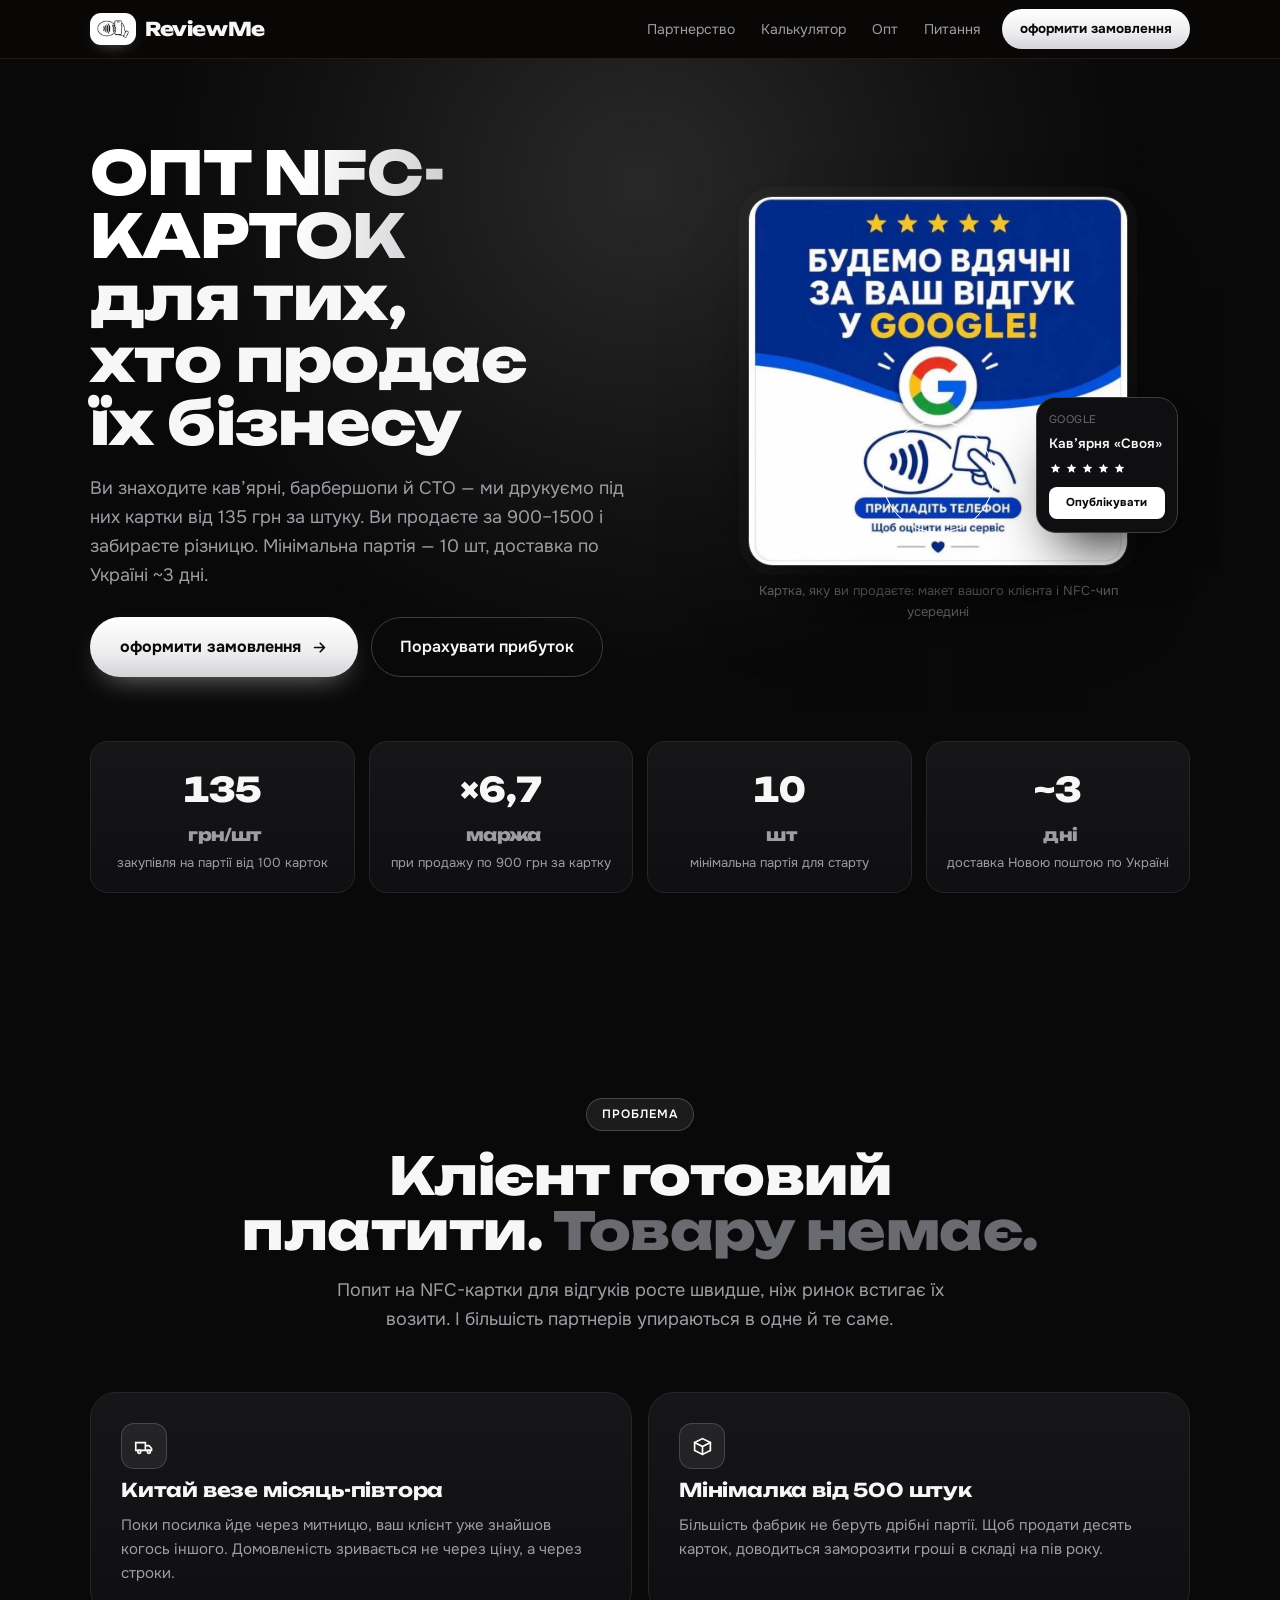
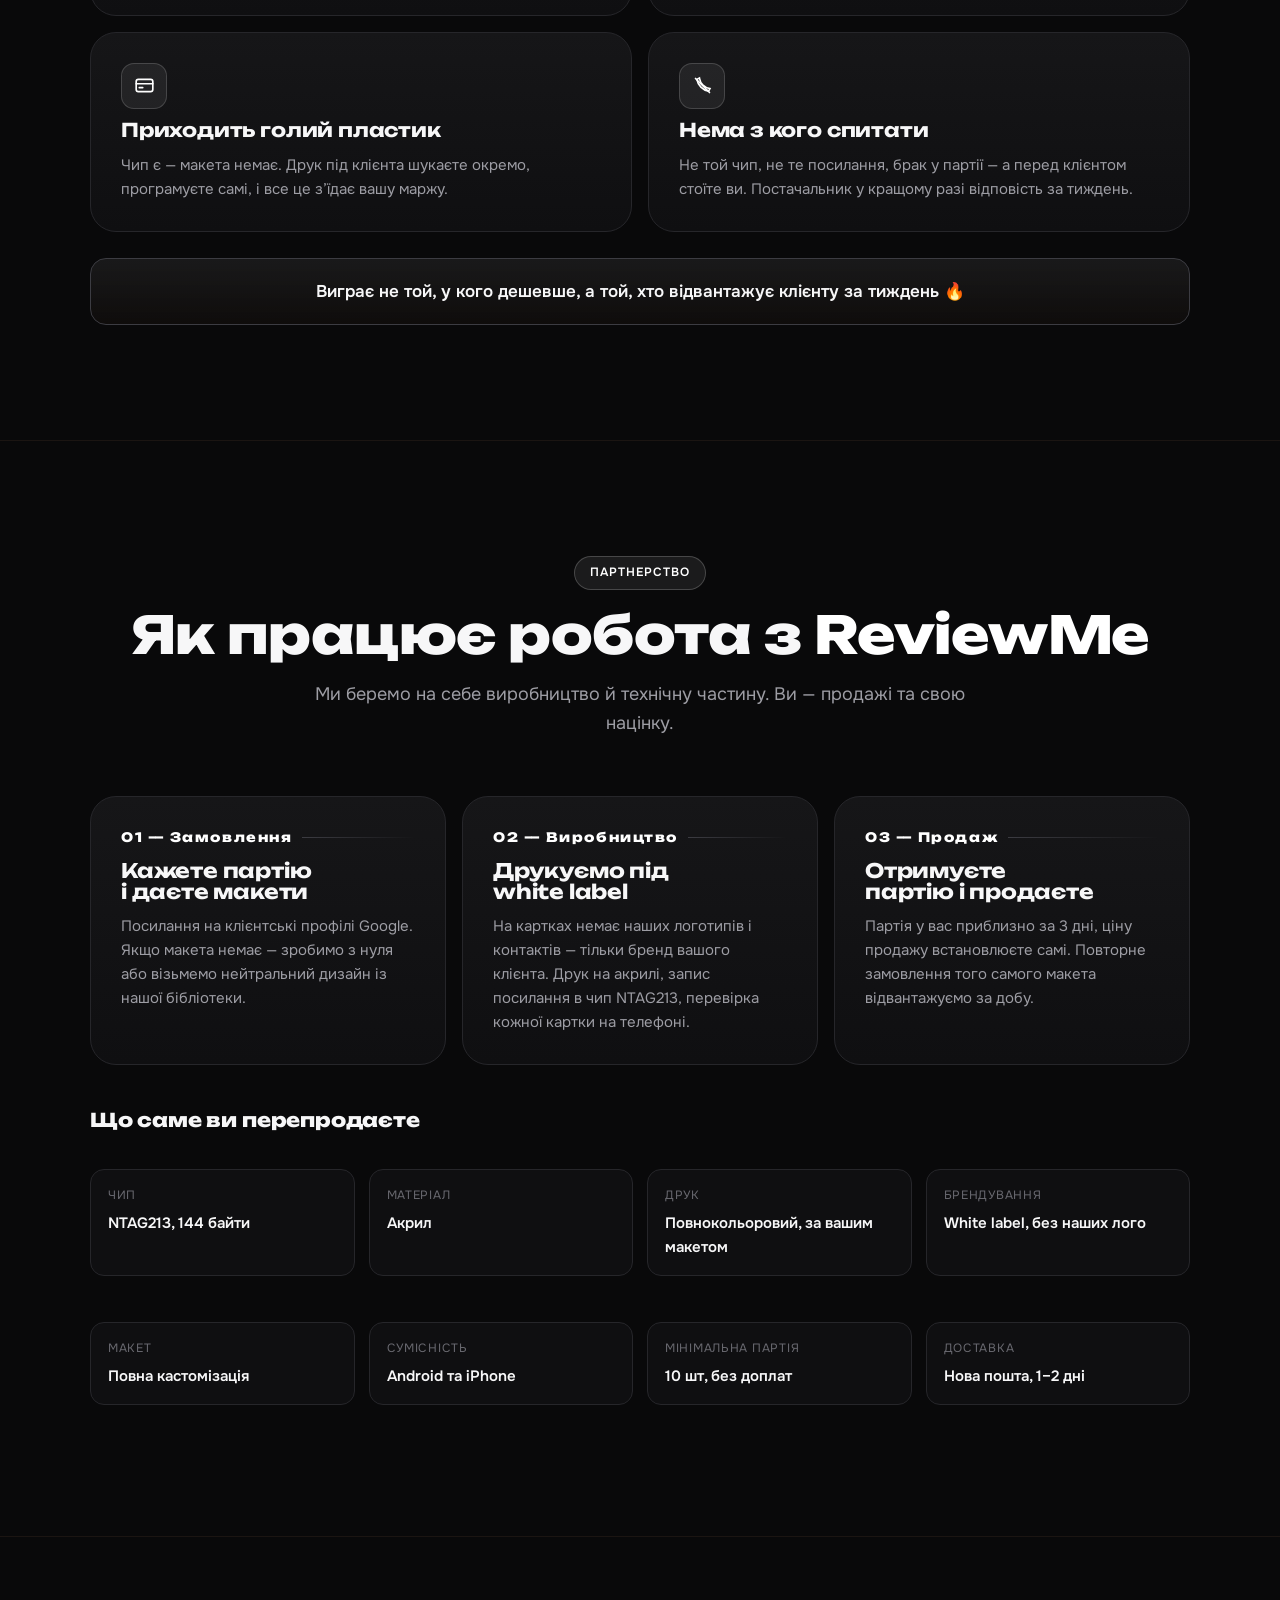
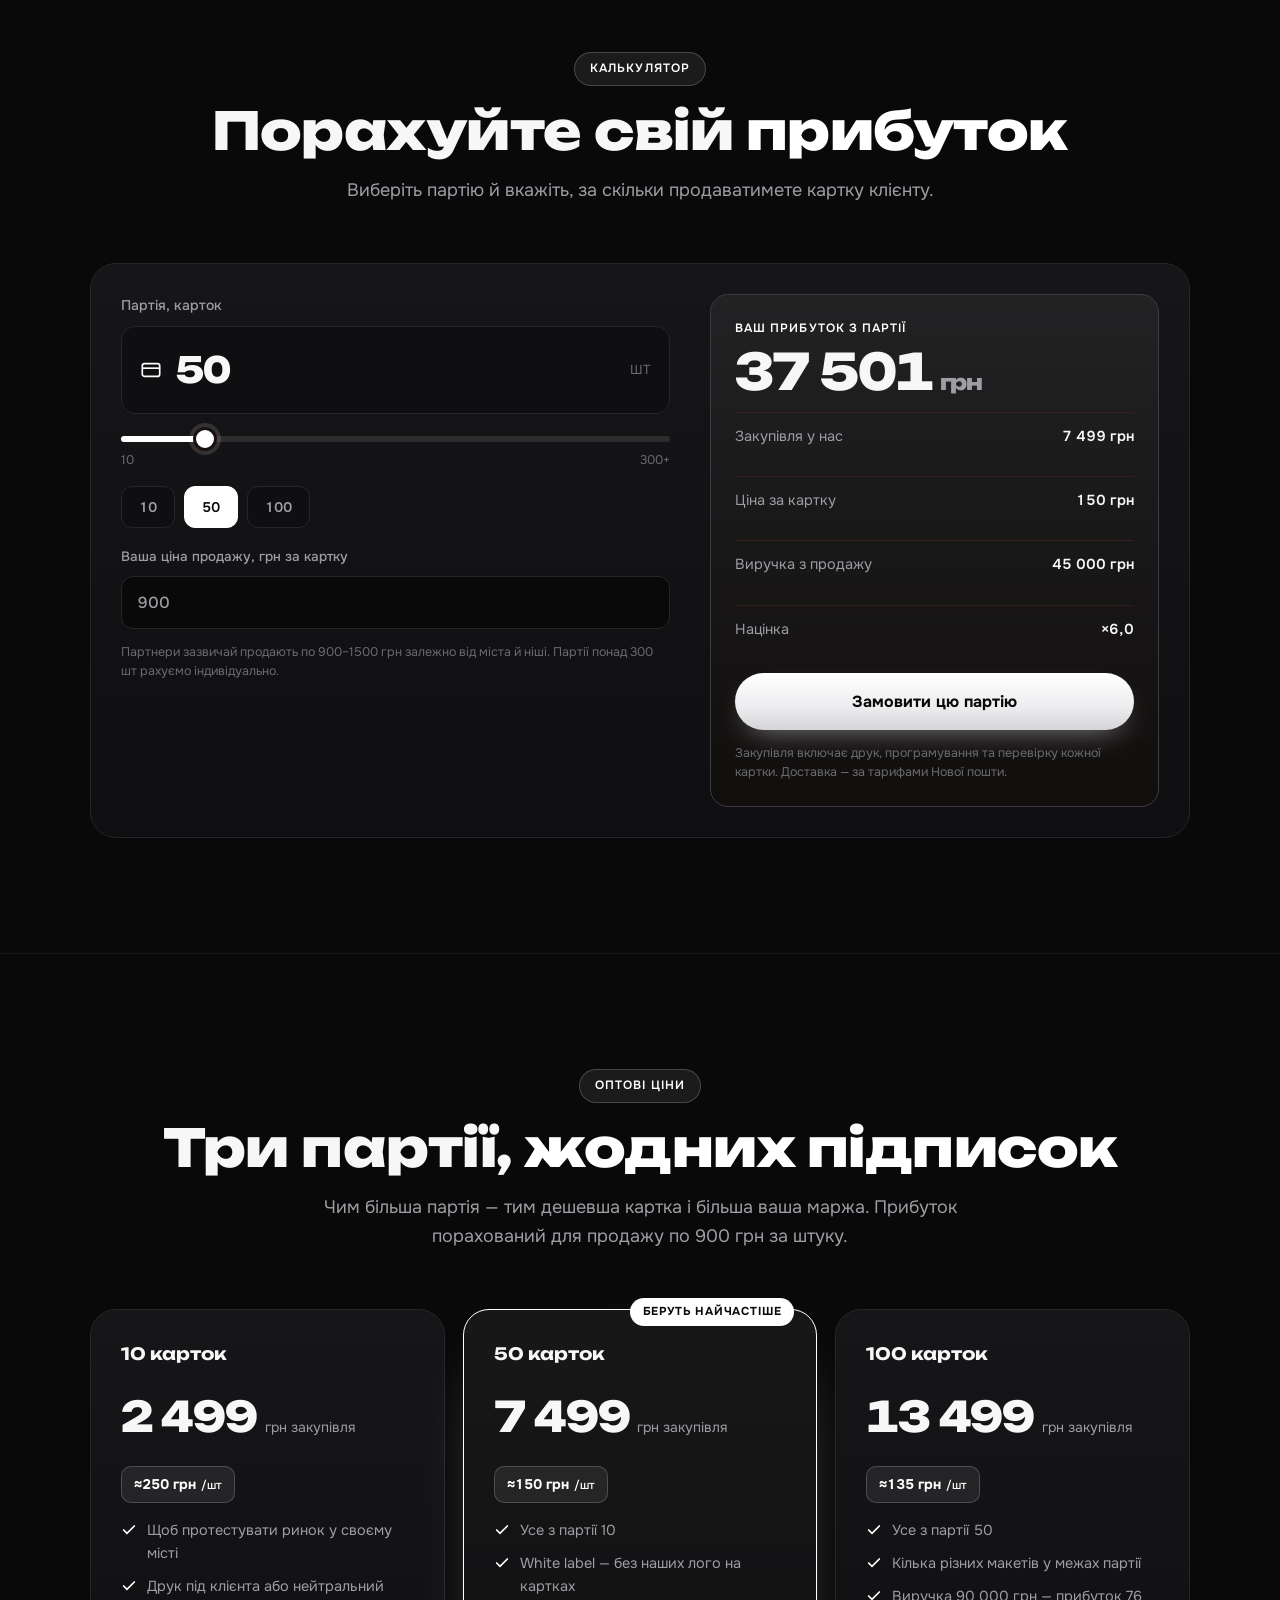
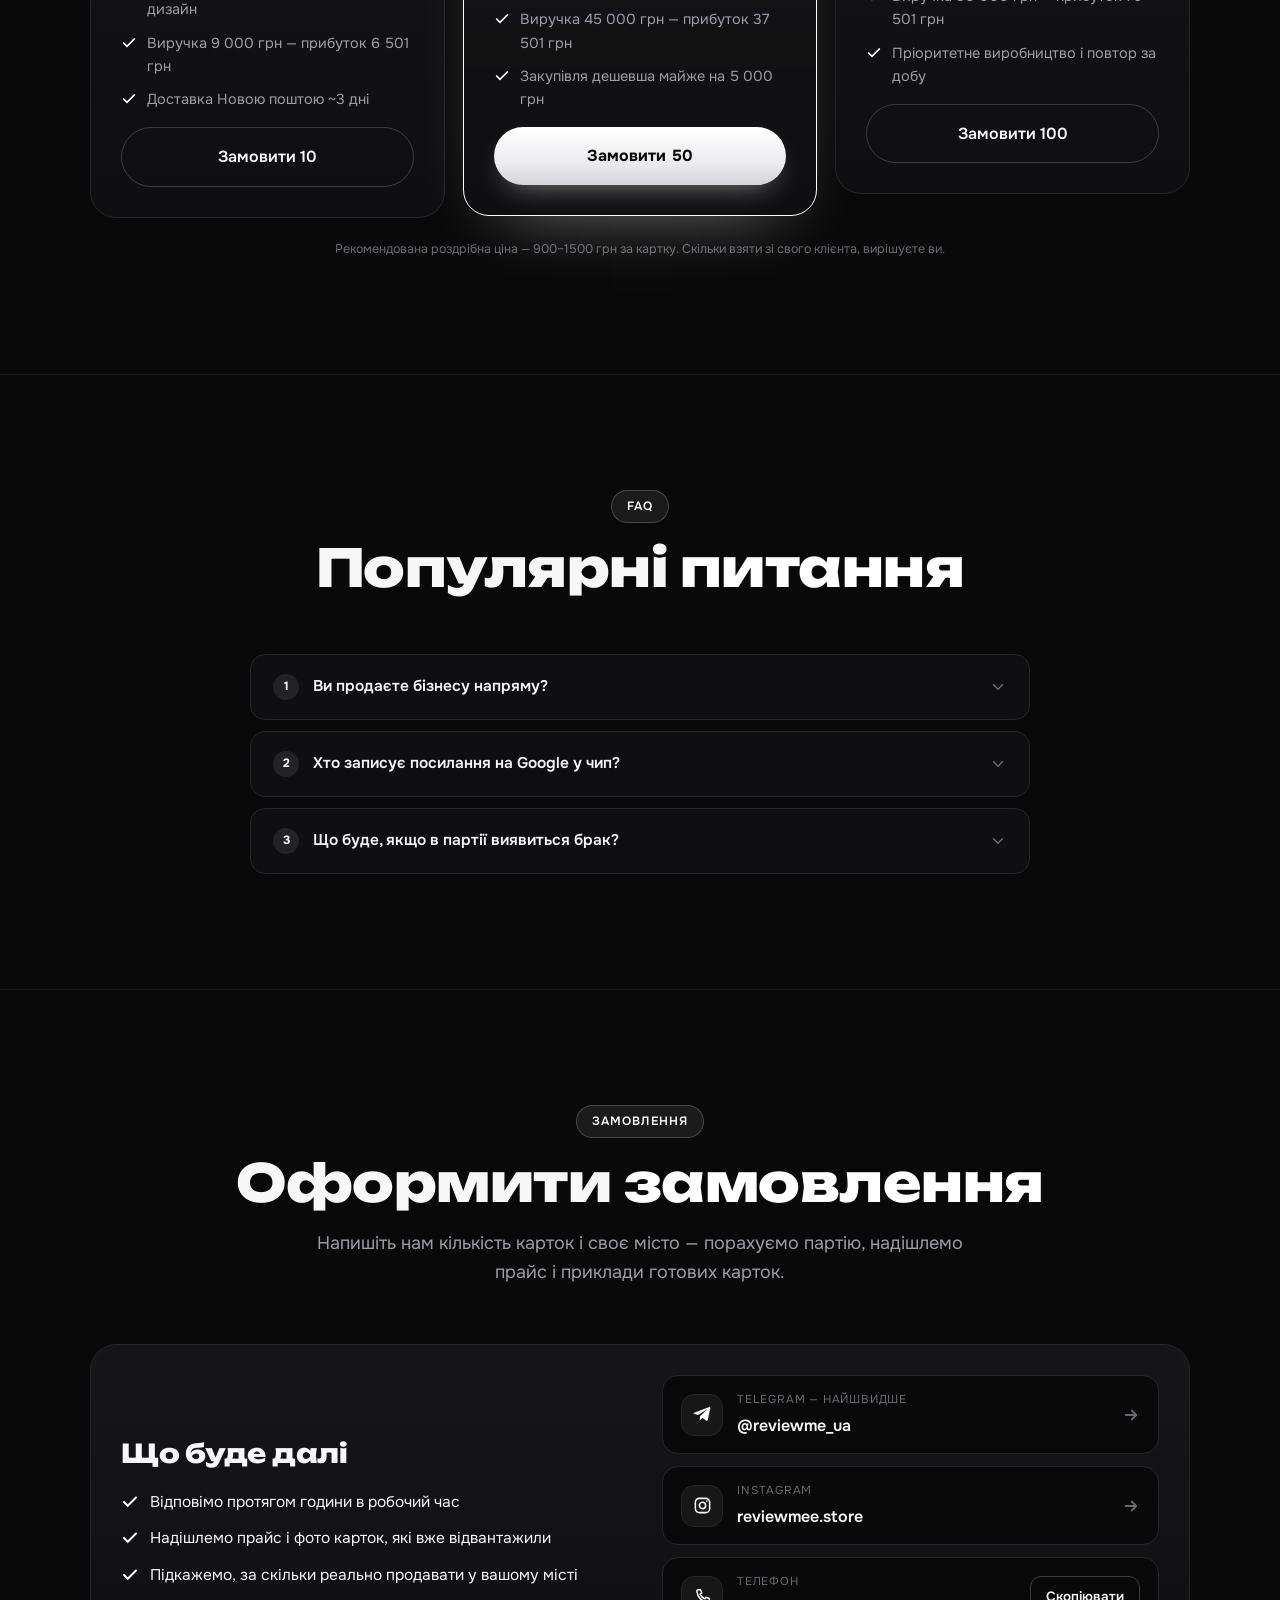
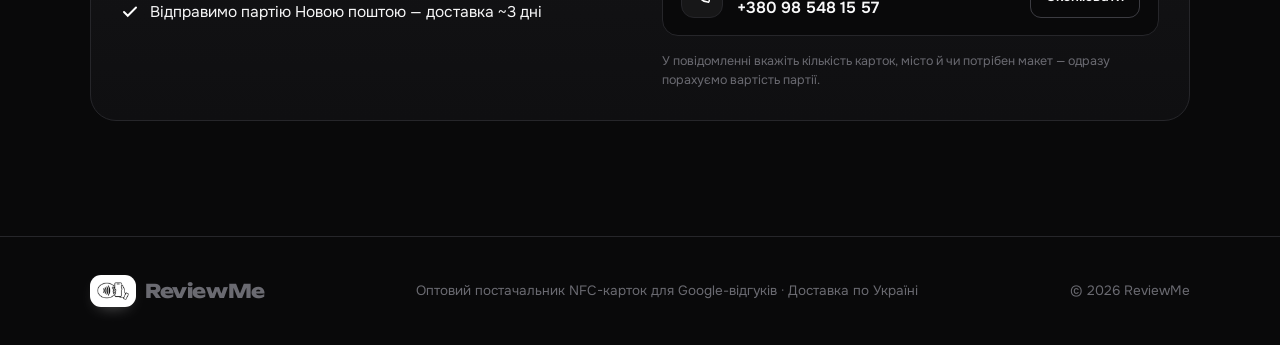
<file: index.html>
<!doctype html>
<html lang="uk">
<head>
<meta charset="utf-8">
<meta name="viewport" content="width=device-width, initial-scale=1, viewport-fit=cover">
<meta name="theme-color" content="#09090A">
<title>ReviewMe NFC-картки</title>
<meta name="description" content="ReviewMe — оптовий постачальник кастомізованих NFC-карток для Google-відгуків. Партії від 10 шт, white label, доставка по Україні ~3 дні.">
<meta property="og:title" content="ReviewMe — опт NFC-карток для Google-відгуків">
<meta property="og:description" content="Закупівля від 135 грн/шт, продаж від 900 грн. White label, партії від 10 шт, доставка ~3 дні.">
<meta property="og:image" content="assets/card-google.jpg">
<meta property="og:type" content="website">
<link rel="icon" type="image/png" href="assets/favicon.png">
<link rel="preconnect" href="https://fonts.googleapis.com">
<link rel="preconnect" href="https://fonts.gstatic.com" crossorigin>
<link rel="stylesheet" href="https://fonts.googleapis.com/css2?family=Unbounded:wght@600;700;800&family=Onest:wght@400;500;600;700&display=swap">
<link rel="stylesheet" href="css/styles.css">
</head>
<body>
<svg width="0" height="0" style="position:absolute" aria-hidden="true" focusable="false">
  <symbol id="i-check" viewBox="0 0 24 24"><path d="M20 6L9 17l-5-5"/></symbol>
  <symbol id="i-star" viewBox="0 0 24 24"><path d="M12 3l2.6 5.7 6.2.7-4.6 4.2 1.3 6.1L12 16.6 6.5 19.7l1.3-6.1L3.2 9.4l6.2-.7L12 3z"/></symbol>
  <symbol id="i-arrow" viewBox="0 0 24 24"><path d="M5 12h14M13 6l6 6-6 6"/></symbol>
</svg>
<header class="nav">
  <div class="wrap nav-in">
    <a class="logo" href="#top">
      <span class="mark" aria-hidden="true"><i class="rm-mark"></i></span>
      ReviewMe
    </a>
    <nav class="nav-links">
      <a href="#how">Партнерство</a>
      <a href="#calc">Калькулятор</a>
      <a href="#prices">Опт</a>
      <a href="#faq">Питання</a>
    </nav>
    <a class="btn sm nav-cta" href="#order"><span class="full">оформити замовлення</span><span class="short">Замовити</span></a>
  </div>
</header>

<main id="top">

<!-- HERO -->
<section class="hero">
  <div class="glow" aria-hidden="true"></div>
  <div class="wrap hero-in">
    <div class="hero-grid">
    <div class="hero-copy">
    <h1>
      <span class="ln cap">Опт NFC-карток</span>
      <span class="ln">для тих, хто продає</span>
      <span class="ln">їх бізнесу</span>
    </h1>
    <p class="hero-sub">Ви знаходите кав’ярні, барбершопи й СТО — ми друкуємо під них картки від 135 грн за штуку. Ви продаєте за 900–1500 і забираєте різницю. Мінімальна партія — 10 шт, доставка по Україні ~3 дні.</p>
    <div class="hero-cta">
      <a class="btn" href="#order">оформити замовлення
        <svg width="17" height="17" aria-hidden="true"><use href="#i-arrow"/></svg>
      </a>
      <a class="btn-2" href="#calc">Порахувати прибуток</a>
    </div>
    </div>

    <figure class="shot">
      <div class="stage">
        <div class="shot-frame">
          <img src="assets/card-google.jpg" alt="NFC-картка з написом «Будемо вдячні за ваш відгук у Google» та зоною прикладання телефона" width="900" height="876">
          <span class="ripple" aria-hidden="true"><span></span><span></span><span></span></span>
        </div>
        <div class="phone" aria-hidden="true">
          <div class="pt">Google</div>
          <div class="pn">Кав’ярня «Своя»</div>
          <div class="pstars"><svg width="13" height="13" aria-hidden="true"><use href="#i-star"/></svg><svg width="13" height="13" aria-hidden="true"><use href="#i-star"/></svg><svg width="13" height="13" aria-hidden="true"><use href="#i-star"/></svg><svg width="13" height="13" aria-hidden="true"><use href="#i-star"/></svg><svg width="13" height="13" aria-hidden="true"><use href="#i-star"/></svg></div>
          <div class="pbtn">Опублікувати</div>
        </div>
      </div>
      <figcaption>Картка, яку ви продаєте: макет вашого клієнта і NFC-чип усередині</figcaption>
    </figure>
    </div>

    <div class="stats">
      <div class="stat"><b>135<span class="u">грн/шт</span></b><span>закупівля на партії від 100 карток</span></div>
      <div class="stat"><b>×6,7<span class="u">маржа</span></b><span>при продажу по 900 грн за картку</span></div>
      <div class="stat"><b>10<span class="u">шт</span></b><span>мінімальна партія для старту</span></div>
      <div class="stat"><b>~3<span class="u">дні</span></b><span>доставка Новою поштою по Україні</span></div>
    </div>
  </div>
</section>

<!-- PROBLEM -->
<section class="sec" id="problem">
  <div class="wrap">
    <div class="head">
      <span class="eyebrow">Проблема</span>
      <h2>Клієнт готовий платити. <span class="ghost">Товару немає.</span></h2>
      <p>Попит на NFC-картки для відгуків росте швидше, ніж ринок встигає їх возити. І більшість партнерів упираються в одне й те саме.</p>
    </div>
    <div class="grid2">
      <div class="card prob">
        <div class="ico"><svg width="21" height="21" viewBox="0 0 24 24" fill="none" stroke="#FFFFFF" stroke-width="1.9" stroke-linecap="round"><path d="M2 7.5h11v9H2zM13 11h4l3 3v2.5h-7"/><circle cx="6" cy="18" r="1.8"/><circle cx="17" cy="18" r="1.8"/></svg></div>
        <h3>Китай везе місяць-півтора</h3>
        <p>Поки посилка йде через митницю, ваш клієнт уже знайшов когось іншого. Домовленість зривається не через ціну, а через строки.</p>
      </div>
      <div class="card prob">
        <div class="ico"><svg width="21" height="21" viewBox="0 0 24 24" fill="none" stroke="#FFFFFF" stroke-width="1.9" stroke-linecap="round"><path d="M3 7.5l9-4.5 9 4.5v9l-9 4.5-9-4.5z"/><path d="M3 7.5l9 4.5 9-4.5M12 12v9"/></svg></div>
        <h3>Мінімалка від 500 штук</h3>
        <p>Більшість фабрик не беруть дрібні партії. Щоб продати десять карток, доводиться заморозити гроші в складі на пів року.</p>
      </div>
      <div class="card prob">
        <div class="ico"><svg width="21" height="21" viewBox="0 0 24 24" fill="none" stroke="#FFFFFF" stroke-width="1.9" stroke-linecap="round"><rect x="2.5" y="5" width="19" height="14" rx="2.5"/><path d="M2.5 10h19M6 14.5h4"/></svg></div>
        <h3>Приходить голий пластик</h3>
        <p>Чип є — макета немає. Друк під клієнта шукаєте окремо, програмуєте самі, і все це з’їдає вашу маржу.</p>
      </div>
      <div class="card prob">
        <div class="ico"><svg width="21" height="21" viewBox="0 0 24 24" fill="none" stroke="#FFFFFF" stroke-width="1.9" stroke-linecap="round"><path d="M4 4l16 16"/><path d="M8.5 3.5a14 14 0 0012 12l-1.5 3a17 17 0 01-13.5-13.5z"/></svg></div>
        <h3>Нема з кого спитати</h3>
        <p>Не той чип, не те посилання, брак у партії — а перед клієнтом стоїте ви. Постачальник у кращому разі відповість за тиждень.</p>
      </div>
    </div>
    <div class="banner">Виграє не той, у кого дешевше, а той, хто відвантажує клієнту за тиждень 🔥</div>
  </div>
</section>

<!-- HOW -->
<section class="sec" id="how">
  <div class="wrap">
    <div class="head">
      <span class="eyebrow">Партнерство</span>
      <h2>Як працює робота з <span class="hot">ReviewMe</span></h2>
      <p>Ми беремо на себе виробництво й технічну частину. Ви — продажі та свою націнку.</p>
    </div>
    <div class="steps">
      <div class="card step">
        <div class="n">01 — Замовлення</div>
        <h3>Кажете партію і даєте макети</h3>
        <p>Посилання на клієнтські профілі Google. Якщо макета немає — зробимо з нуля або візьмемо нейтральний дизайн із нашої бібліотеки.</p>
      </div>
      <div class="card step">
        <div class="n">02 — Виробництво</div>
        <h3>Друкуємо під white label</h3>
        <p>На картках немає наших логотипів і контактів — тільки бренд вашого клієнта. Друк на акрилі, запис посилання в чип NTAG213, перевірка кожної картки на телефоні.</p>
      </div>
      <div class="card step">
        <div class="n">03 — Продаж</div>
        <h3>Отримуєте партію і продаєте</h3>
        <p>Партія у вас приблизно за 3 дні, ціну продажу встановлюєте самі. Повторне замовлення того самого макета відвантажуємо за добу.</p>
      </div>
    </div>

    <h3 class="subhead">Що саме ви перепродаєте</h3>
    <div class="specs">
      <dl class="spec"><dt>Чип</dt><dd>NTAG213, 144 байти</dd></dl>
      <dl class="spec"><dt>Матеріал</dt><dd>Акрил</dd></dl>
      <dl class="spec"><dt>Друк</dt><dd>Повнокольоровий, за вашим макетом</dd></dl>
      <dl class="spec"><dt>Брендування</dt><dd>White label, без наших лого</dd></dl>
      <dl class="spec"><dt>Макет</dt><dd>Повна кастомізація</dd></dl>
      <dl class="spec"><dt>Сумісність</dt><dd>Android та iPhone</dd></dl>
      <dl class="spec"><dt>Мінімальна партія</dt><dd>10 шт, без доплат</dd></dl>
      <dl class="spec"><dt>Доставка</dt><dd>Нова пошта, 1–2 дні</dd></dl>
    </div>
  </div>
</section>

<!-- CALC -->
<section class="sec" id="calc">
  <div class="wrap">
    <div class="head">
      <span class="eyebrow">Калькулятор</span>
      <h2>Порахуйте свій <span class="hot">прибуток</span></h2>
      <p>Виберіть партію й вкажіть, за скільки продаватимете картку клієнту.</p>
    </div>
    <div class="card calc">
      <div>
        <span class="lbl" id="qtyLbl">Партія, карток</span>
        <div class="qty-box">
          <svg width="22" height="22" viewBox="0 0 24 24" fill="none" stroke="#FFFFFF" stroke-width="1.8"><rect x="2.5" y="5" width="19" height="14" rx="2.5"/><path d="M2.5 10h19"/></svg>
          <output id="qtyOut" for="qty">50</output>
          <span class="un">шт</span>
        </div>
        <input type="range" id="qty" min="10" max="300" step="5" value="50" aria-labelledby="qtyLbl">
        <div class="range-ends"><span>10</span><span>300+</span></div>
        <div class="presets" role="group" aria-label="Готові партії">
          <button type="button" class="preset" data-q="10">10</button>
          <button type="button" class="preset" data-q="50" aria-pressed="true">50</button>
          <button type="button" class="preset" data-q="100">100</button>
        </div>
        <label class="sellbox" for="sell">Ваша ціна продажу, грн за картку
          <input id="sell" type="number" min="100" max="5000" step="50" value="900" inputmode="numeric" enterkeyhint="done">
        </label>
        <p class="note">Партнери зазвичай продають по 900–1500 грн залежно від міста й ніші. Партії понад 300 шт рахуємо індивідуально.</p>
      </div>

      <div class="result">
        <div class="rt">Ваш прибуток з партії</div>
        <div class="total"><span id="profit">37 501</span><span class="cur">грн</span></div>
        <div class="rrow"><span>Закупівля у нас</span><b id="total">7 499 грн</b></div>
        <div class="rrow"><span>Ціна за картку</span><b id="per">150 грн</b></div>
        <div class="rrow"><span>Виручка з продажу</span><b id="rev">45 000 грн</b></div>
        <div class="rrow"><span>Націнка</span><b id="margin">×6,0</b></div>
        <a class="btn btn-block" href="#order">Замовити цю партію</a>
        <p class="note">Закупівля включає друк, програмування та перевірку кожної картки. Доставка — за тарифами Нової пошти.</p>
      </div>
    </div>
  </div>
</section>

<!-- PRICES -->
<section class="sec" id="prices">
  <div class="wrap">
    <div class="head">
      <span class="eyebrow">Оптові ціни</span>
      <h2>Три партії, <span class="hot">жодних підписок</span></h2>
      <p>Чим більша партія — тим дешевша картка і більша ваша маржа. Прибуток порахований для продажу по 900 грн за штуку.</p>
    </div>
    <div class="plans">
      <div class="card plan" data-qty="10" data-price="2499">
        <span class="qty">10 карток</span>
        <div class="pr"><b>2 499</b><i>грн закупівля</i></div>
        <span class="per">≈250 грн<small>/шт</small></span>
        <ul>
          <li><svg class="ic-check" width="16" height="16" aria-hidden="true"><use href="#i-check"/></svg>Щоб протестувати ринок у своєму місті</li>
          <li><svg class="ic-check" width="16" height="16" aria-hidden="true"><use href="#i-check"/></svg>Друк під клієнта або нейтральний дизайн</li>
          <li><svg class="ic-check" width="16" height="16" aria-hidden="true"><use href="#i-check"/></svg>Виручка 9 000 грн — прибуток 6 501 грн</li>
          <li><svg class="ic-check" width="16" height="16" aria-hidden="true"><use href="#i-check"/></svg>Доставка Новою поштою ~3 дні</li>
        </ul>
        <a class="btn-2" href="#order">Замовити 10</a>
      </div>
      <div class="card plan best" data-qty="50" data-price="7499">
        <span class="tag">Беруть найчастіше</span>
        <span class="qty">50 карток</span>
        <div class="pr"><b>7 499</b><i>грн закупівля</i></div>
        <span class="per">≈150 грн<small>/шт</small></span>
        <ul>
          <li><svg class="ic-check" width="16" height="16" aria-hidden="true"><use href="#i-check"/></svg>Усе з партії 10</li>
          <li><svg class="ic-check" width="16" height="16" aria-hidden="true"><use href="#i-check"/></svg>White label — без наших лого на картках</li>
          <li><svg class="ic-check" width="16" height="16" aria-hidden="true"><use href="#i-check"/></svg>Виручка 45 000 грн — прибуток 37 501 грн</li>
          <li><svg class="ic-check" width="16" height="16" aria-hidden="true"><use href="#i-check"/></svg>Закупівля дешевша майже на 5 000 грн</li>
        </ul>
        <a class="btn" href="#order">Замовити 50</a>
      </div>
      <div class="card plan" data-qty="100" data-price="13499">
        <span class="qty">100 карток</span>
        <div class="pr"><b>13 499</b><i>грн закупівля</i></div>
        <span class="per">≈135 грн<small>/шт</small></span>
        <ul>
          <li><svg class="ic-check" width="16" height="16" aria-hidden="true"><use href="#i-check"/></svg>Усе з партії 50</li>
          <li><svg class="ic-check" width="16" height="16" aria-hidden="true"><use href="#i-check"/></svg>Кілька різних макетів у межах партії</li>
          <li><svg class="ic-check" width="16" height="16" aria-hidden="true"><use href="#i-check"/></svg>Виручка 90 000 грн — прибуток 76 501 грн</li>
          <li><svg class="ic-check" width="16" height="16" aria-hidden="true"><use href="#i-check"/></svg>Пріоритетне виробництво і повтор за добу</li>
        </ul>
        <a class="btn-2" href="#order">Замовити 100</a>
      </div>
    </div>
    <p class="note note-center">Рекомендована роздрібна ціна — 900–1500 грн за картку. Скільки взяти зі свого клієнта, вирішуєте ви.</p>
  </div>
</section>

<!-- FAQ -->
<section class="sec" id="faq">
  <div class="wrap">
    <div class="head">
      <span class="eyebrow">FAQ</span>
      <h2>Популярні <span class="hot">питання</span></h2>
    </div>
    <div class="faq">
      <details>
        <summary><span class="num">1</span>Ви продаєте бізнесу напряму?<svg class="chev" width="18" height="18" viewBox="0 0 24 24" fill="none" stroke="currentColor" stroke-width="2" stroke-linecap="round"><path d="M6 9l6 6 6-6"/></svg></summary>
        <p>Ні. Ми працюємо тільки на опт із партнерами. До ваших клієнтів не звертаємось, своїх контактів на картках не лишаємо і у вашому місті з вами не конкуруємо.</p>
      </details>
      <details>
        <summary><span class="num">2</span>Хто записує посилання на Google у чип?<svg class="chev" width="18" height="18" viewBox="0 0 24 24" fill="none" stroke="currentColor" stroke-width="2" stroke-linecap="round"><path d="M6 9l6 6 6-6"/></svg></summary>
        <p>Ви самі — під кожного свого клієнта. Картки приходять чистими: відкриваєте застосунок для NFC, вставляєте посилання на профіль клієнта й прикладаєте картку. Це займає хвилину, перезаписувати можна скільки завгодно разів.</p>
      </details>
      <details>
        <summary><span class="num">3</span>Що буде, якщо в партії виявиться брак?<svg class="chev" width="18" height="18" viewBox="0 0 24 24" fill="none" stroke="currentColor" stroke-width="2" stroke-linecap="round"><path d="M6 9l6 6 6-6"/></svg></summary>
        <p>Кожну картку перевіряємо перед відправкою. Якщо чип усе ж відмовив протягом 12 місяців — міняємо за наш рахунок і без розглядів, щоб ви не втратили клієнта.</p>
      </details>
    </div>
  </div>
</section>

<!-- ORDER -->
<section class="sec" id="order">
  <div class="wrap">
    <div class="head">
      <span class="eyebrow">Замовлення</span>
      <h2>Оформити <span class="hot">замовлення</span></h2>
      <p>Напишіть нам кількість карток і своє місто — порахуємо партію, надішлемо прайс і приклади готових карток.</p>
    </div>
    <div class="card order">
      <div>
        <h3 class="order-title">Що буде далі</h3>
        <ul>
          <li><svg class="ic-check" width="18" height="18" aria-hidden="true"><use href="#i-check"/></svg>Відповімо протягом години в робочий час</li>
          <li><svg class="ic-check" width="18" height="18" aria-hidden="true"><use href="#i-check"/></svg>Надішлемо прайс і фото карток, які вже відвантажили</li>
          <li><svg class="ic-check" width="18" height="18" aria-hidden="true"><use href="#i-check"/></svg>Підкажемо, за скільки реально продавати у вашому місті</li>
          <li><svg class="ic-check" width="18" height="18" aria-hidden="true"><use href="#i-check"/></svg>Відправимо партію Новою поштою — доставка ~3 дні</li>
        </ul>
      </div>

      <div class="contact-list">
        <a class="contact" href="https://t.me/reviewme_ua">
          <span class="ci"><svg width="19" height="19" viewBox="0 0 24 24" fill="#FFFFFF"><path d="M21.8 4.3L18.6 19c-.2 1-.9 1.3-1.8.8l-4.9-3.6-2.4 2.3c-.3.3-.5.5-1 .5l.4-5 9.1-8.2c.4-.3-.1-.5-.6-.2L6.2 12.7l-4.8-1.5c-1-.3-1-1 .2-1.5l18.9-7.3c.9-.3 1.6.2 1.3 1.9z"/></svg></span>
          <span class="ct"><span>Telegram — найшвидше</span><b>@reviewme_ua</b></span>
          <svg class="go" width="18" height="18" aria-hidden="true"><use href="#i-arrow"/></svg>
        </a>

        <a class="contact" href="https://www.instagram.com/reviewmee.store">
          <span class="ci"><svg width="19" height="19" viewBox="0 0 24 24" fill="none" stroke="#FFFFFF" stroke-width="1.9"><rect x="3" y="3" width="18" height="18" rx="5"/><circle cx="12" cy="12" r="4"/><circle cx="17.5" cy="6.5" r="1" fill="#FFFFFF" stroke="none"/></svg></span>
          <span class="ct"><span>Instagram</span><b>reviewmee.store</b></span>
          <svg class="go" width="18" height="18" aria-hidden="true"><use href="#i-arrow"/></svg>
        </a>

        <div class="contact">
          <span class="ci"><svg width="19" height="19" viewBox="0 0 24 24" fill="none" stroke="#FFFFFF" stroke-width="1.9" stroke-linecap="round"><path d="M6.5 3.5h3l1.5 4-2 1.5a12 12 0 006 6l1.5-2 4 1.5v3c0 1-.8 1.7-1.8 1.6C11 18.4 5.6 13 4.9 5.3 4.8 4.3 5.5 3.5 6.5 3.5z"/></svg></span>
          <span class="ct"><span>Телефон</span><b><a id="tel" class="tel" href="tel:+380985481557">+380 98 548 15 57</a></b></span>
          <button class="copybtn" type="button" data-copy="tel">Скопіювати</button>
        </div>

        <p class="note">У повідомленні вкажіть кількість карток, місто й чи потрібен макет — одразу порахуємо вартість партії.</p>
      </div>
    </div>
  </div>
</section>

</main>

<footer>
  <div class="wrap foot">
    <a class="logo" href="#top">
      <span class="mark" aria-hidden="true"><i class="rm-mark"></i></span>
      ReviewMe
    </a>
    <span>Оптовий постачальник NFC-карток для Google-відгуків · Доставка по Україні</span>
    <span>© 2026 ReviewMe</span>
  </div>
</footer>

<div class="sticky" id="sticky"><a class="btn" href="#order">оформити замовлення</a></div>

<script src="js/main.js" defer></script>
</body>
</html>
</file>
<file: css/styles.css>
:root{
  color-scheme: dark;
  --ink:#09090A;
  --ink-2:#0F0F11;
  --surface:#161618;
  --surface-2:#1C1C1F;
  --line:#26262A;
  --line-hot:#3C3C42;
  --text:#F7F7F8;
  --muted:#9D9DA4;
  --dim:#6A6A71;
  --accent:#FFFFFF;
  --accent-soft:#FFFFFF;
  --accent-deep:#C9C9CE;
  --on-accent:#0A0A0B;
  --star:#FFFFFF;
  --ok:#FFFFFF;
  --radius:18px;
  --radius-lg:26px;
  --maxw:1140px;
  --display:"Unbounded","Trebuchet MS",system-ui,sans-serif;
  --body:"Onest","Helvetica Neue",Arial,sans-serif;
}
html{-webkit-text-size-adjust:100%;text-size-adjust:100%;scroll-behavior:smooth;scroll-padding-top:78px}
*{box-sizing:border-box;-webkit-tap-highlight-color:transparent}
[hidden]{display:none!important}
body{
  margin:0;
  background:var(--ink);
  color:var(--text);
  font-family:var(--body);
  font-size:16px;
  line-height:1.6;
  -webkit-font-smoothing:antialiased;
  overflow-x:hidden;
}
img{max-width:100%}
a{color:inherit}
h1,h2,h3,h4{font-family:var(--display);font-weight:800;line-height:1.05;margin:0;text-wrap:balance;letter-spacing:-0.01em}
p{margin:0}
button,input,select{font:inherit;color:inherit}

.wrap{width:100%;max-width:var(--maxw);margin-inline:auto;padding-inline:20px}
section{position:relative}
.sec{padding-block:clamp(64px,9vw,118px)}
.sec + .sec{border-top:1px solid rgba(42,31,27,.55)}

/* ---------- shared bits ---------- */
.eyebrow{
  display:inline-block;padding:6px 15px;border-radius:999px;
  background:rgba(255,255,255,0.074);border:1px solid rgba(255,255,255,0.198);
  color:var(--accent-soft);font-size:12px;font-weight:600;letter-spacing:.09em;text-transform:uppercase;
}
.head{text-align:center;display:flex;flex-direction:column;align-items:center;gap:18px;margin-bottom:clamp(34px,5vw,58px)}
.head h2{font-size:clamp(28px,5.1vw,52px)}
.head p{color:var(--muted);max-width:56ch;font-size:clamp(15px,1.6vw,18px)}
.hot{color:var(--accent)}
.ghost{color:var(--dim)}

.btn{
  display:inline-flex;align-items:center;justify-content:center;gap:10px;
  padding:16px 30px;border-radius:999px;border:0;cursor:pointer;
  font-family:var(--body);font-weight:700;font-size:16px;text-decoration:none;
  background:linear-gradient(180deg,#FFFFFF,#EDEDEF 60%,#D4D4D9);
  color:var(--on-accent);box-shadow:0 12px 30px -14px rgba(255,255,255,.55);
  transition:transform .18s ease, box-shadow .18s ease, filter .18s ease;
}
.btn:hover{transform:translateY(-2px);box-shadow:0 18px 40px -14px rgba(255,255,255,.7)}
.btn.sm{padding:9px 18px;font-size:13.5px;box-shadow:none}
.btn-2{
  display:inline-flex;align-items:center;justify-content:center;gap:10px;
  padding:16px 28px;border-radius:999px;cursor:pointer;text-decoration:none;
  background:transparent;border:1px solid var(--line-hot);color:var(--text);font-weight:600;
  transition:background .18s ease,border-color .18s ease;
}
.btn-2:hover{background:rgba(255,255,255,0.05);border-color:var(--accent)}
:focus-visible{outline:2px solid var(--accent-soft);outline-offset:3px;border-radius:6px}

.card{
  background:linear-gradient(180deg,var(--surface),var(--ink-2));
  border:1px solid var(--line);border-radius:var(--radius-lg);
  padding:clamp(22px,2.6vw,30px);
}

/* ---------- header ---------- */
header.nav{
  position:sticky;top:env(safe-area-inset-top,0px);z-index:40;
  background:rgba(10,8,7,.82);backdrop-filter:blur(14px);
  border-bottom:1px solid rgba(42,31,27,.8);
}
.nav-in{display:flex;align-items:center;gap:22px;height:58px}
.logo{display:flex;align-items:center;gap:9px;font-family:var(--display);font-weight:800;font-size:19px;letter-spacing:-.02em;text-decoration:none}
.logo .mark{
  width:46px;height:32px;border-radius:11px;display:grid;place-items:center;
  background:#FFFFFF;
  box-shadow:0 6px 18px -10px rgba(255,255,255,.6);
}
.rm-mark{
  display:block;width:32px;height:18px;
  background:url("../assets/logo-mark.png") center/contain no-repeat;
}
.rm-mark.lg{width:40px;height:22px}
.nav-links{display:flex;gap:26px;margin-left:auto;font-size:14px;color:var(--muted)}
.nav-links a{text-decoration:none;transition:color .15s ease}
.nav-links a:hover{color:var(--text)}
.nav .btn{margin-left:auto}
.nav-links + .btn{margin-left:0}

/* ---------- hero ---------- */
.hero{position:relative;overflow:hidden;padding-block:clamp(48px,6.5vw,86px) clamp(56px,7vw,96px)}
.glow{position:absolute;inset:0;pointer-events:none;z-index:0}
.glow::before{
  content:"";position:absolute;left:50%;top:-46%;translate:-50% 0;
  width:min(1100px,150vw);aspect-ratio:1/1;border-radius:50%;
  background:radial-gradient(circle,rgba(255,255,255,.13),rgba(255,255,255,.04) 42%,transparent 66%);
  filter:blur(8px);
}
.hero-in{position:relative;z-index:1}
.hero-grid{display:grid;grid-template-columns:1.04fr .96fr;gap:clamp(26px,4vw,54px);align-items:center}
.hero-copy{display:flex;flex-direction:column;align-items:flex-start;text-align:left}
.hero h1{font-size:clamp(31px,5.4vw,60px);line-height:1.04;max-width:13ch}
.hero h1 .ln{display:block}
.hero h1 .cap{
  text-transform:uppercase;letter-spacing:-.02em;
  background:linear-gradient(100deg,#FFFFFF,#FFFFFF 38%,#8E8E96);
  -webkit-background-clip:text;background-clip:text;color:transparent;
}
.hero-sub{color:var(--muted);font-size:clamp(15px,1.8vw,18px);max-width:58ch;margin-top:20px}
.hero-cta{display:flex;flex-wrap:wrap;gap:13px;margin-top:28px}
.trust{display:flex;align-items:center;flex-wrap:wrap;gap:10px;margin-top:20px;color:var(--dim);font-size:13.5px;max-width:46ch}
.stars{display:inline-flex;gap:2px}

/* ---------- product shot ---------- */
.shot{margin:0;width:100%;display:flex;flex-direction:column;align-items:center;gap:15px}
.stage{position:relative;display:inline-block;width:min(380px,100%)}
.shot-frame{
  position:relative;border-radius:24px;overflow:hidden;
  border:1px solid var(--line-hot);
  box-shadow:0 50px 90px -42px rgba(0,0,0,.95), 0 0 0 9px rgba(255,255,255,.025);
}
.shot-frame img{display:block;width:100%;height:auto}
.shot figcaption{color:var(--dim);font-size:13px;max-width:40ch;text-align:center}
.ripple{position:absolute;left:50%;top:76%;translate:-50% -50%;width:112px;height:112px;pointer-events:none}
.ripple span{
  position:absolute;inset:0;border-radius:50%;border:1.5px solid rgba(255,255,255,.55);
  animation:pulse 2.6s ease-out infinite;
}
.ripple span:nth-child(2){animation-delay:.85s}
.ripple span:nth-child(3){animation-delay:1.7s}
@keyframes pulse{0%{transform:scale(.4);opacity:.8}100%{transform:scale(1.25);opacity:0}}
.phone{
  position:absolute;right:-13%;bottom:9%;width:142px;
  background:var(--ink-2);border:1px solid var(--line-hot);border-radius:20px;padding:13px 12px;
  box-shadow:0 34px 60px -24px rgba(0,0,0,.95);
}
.phone .pt{font-size:11px;color:var(--dim);letter-spacing:.05em;text-transform:uppercase}
.phone .pn{font-weight:600;font-size:13.5px;margin-top:6px;line-height:1.3;text-align:left}
.phone .pstars{display:flex;gap:3px;margin-top:9px}
.phone .pbar{margin-top:10px;height:7px;border-radius:4px;background:rgba(255,255,255,.08)}
.phone .pbar + .pbar{width:72%}
.phone .pbtn{margin-top:12px;background:var(--accent);color:var(--on-accent);font-size:11.5px;font-weight:700;text-align:center;border-radius:8px;padding:7px}
@media(prefers-reduced-motion:reduce){.ripple span{animation:none;opacity:.3;transform:scale(1)}}
@media(max-width:1060px){.phone{display:none}}
@media(max-width:900px){
  .hero-grid{grid-template-columns:1fr}
  .shot{margin-top:clamp(34px,5vw,48px)}
  .stage{width:min(380px,88%)}
}

.stats{display:grid;grid-template-columns:repeat(4,1fr);gap:14px;margin-top:clamp(44px,5vw,66px);position:relative;z-index:1}
.stat{
  background:linear-gradient(180deg,var(--surface),var(--ink-2));
  border:1px solid var(--line);border-radius:var(--radius);padding:20px 18px;text-align:center;
}
.stat b{display:block;font-family:var(--display);font-weight:800;font-size:clamp(22px,3.2vw,34px);letter-spacing:-.02em;font-variant-numeric:tabular-nums}
.stat b .u{font-size:.5em;color:var(--muted);margin-left:5px}
.stat span{display:block;color:var(--muted);font-size:13px;line-height:1.4;margin-top:7px}

/* ---------- problems ---------- */
.grid2{display:grid;grid-template-columns:repeat(2,1fr);gap:16px}
.prob{display:flex;flex-direction:column;gap:12px}
.ico{
  width:46px;height:46px;border-radius:13px;display:grid;place-items:center;
  background:rgba(255,255,255,0.068);border:1px solid rgba(255,255,255,0.161);
}
.prob h3{font-size:19px;font-family:var(--display);font-weight:700}
.prob p{color:var(--muted);font-size:15px}
.banner{
  margin-top:26px;text-align:center;padding:19px 24px;border-radius:16px;
  background:linear-gradient(180deg,rgba(255,255,255,0.066),rgba(18,14,12,.6));
  border:1px solid var(--line-hot);color:var(--text);font-weight:600;font-size:clamp(14px,1.7vw,17px);
}

/* ---------- steps ---------- */
.steps{display:grid;grid-template-columns:repeat(3,1fr);gap:16px}
.step{position:relative;display:flex;flex-direction:column;gap:12px}
.step .n{
  font-family:var(--display);font-weight:800;font-size:13px;color:var(--accent);
  letter-spacing:.12em;display:flex;align-items:center;gap:10px;
}
.step .n::after{content:"";flex:1;height:1px;background:linear-gradient(90deg,var(--line-hot),transparent)}
.step h3{font-size:20px;font-family:var(--display);font-weight:700}
.step p{color:var(--muted);font-size:15px}

/* ---------- specs ---------- */
.specs{display:grid;grid-template-columns:repeat(4,1fr);gap:14px;margin-top:22px}
.spec{background:var(--ink-2);border:1px solid var(--line);border-radius:14px;padding:16px 17px}
.spec dt{color:var(--dim);font-size:12px;letter-spacing:.06em;text-transform:uppercase}
.spec dd{margin:6px 0 0;font-weight:600;font-size:15px}

/* ---------- calculator ---------- */
.calc{display:grid;grid-template-columns:1.1fr .9fr;gap:clamp(24px,3.4vw,40px);align-items:start}
.lbl{color:var(--muted);font-size:14px;font-weight:500;display:block;margin-bottom:10px}
.qty-box{display:flex;align-items:center;gap:14px;background:var(--ink-2);border:1px solid var(--line);border-radius:14px;padding:14px 18px}
.qty-box output{font-family:var(--display);font-weight:800;font-size:clamp(26px,3.6vw,36px);font-variant-numeric:tabular-nums;letter-spacing:-.02em}
.qty-box .un{margin-left:auto;color:var(--dim);font-size:13px;letter-spacing:.05em;text-transform:uppercase}
input[type=range]{
  -webkit-appearance:none;appearance:none;width:100%;height:6px;border-radius:99px;margin:22px 0 8px;
  background:linear-gradient(90deg,var(--accent) var(--fill,30%),rgba(255,255,255,.1) var(--fill,30%));
}
input[type=range]::-webkit-slider-thumb{-webkit-appearance:none;width:24px;height:24px;border-radius:50%;background:var(--accent);border:3px solid #1A110E;box-shadow:0 0 0 4px rgba(255,255,255,0.124);cursor:pointer}
input[type=range]::-moz-range-thumb{width:20px;height:20px;border-radius:50%;background:var(--accent);border:3px solid #1A110E;cursor:pointer}
.range-ends{display:flex;justify-content:space-between;color:var(--dim);font-size:12.5px}
.presets{display:flex;flex-wrap:wrap;gap:9px;margin-top:16px}
.preset{
  padding:9px 17px;border-radius:11px;background:var(--ink-2);border:1px solid var(--line);
  color:var(--muted);font-weight:600;font-size:14px;cursor:pointer;font-variant-numeric:tabular-nums;
  transition:all .15s ease;
}
.preset:hover{border-color:var(--line-hot);color:var(--text)}
.preset[aria-pressed=true]{background:var(--accent);border-color:var(--accent);color:var(--on-accent)}
.result{background:linear-gradient(180deg,rgba(255,255,255,0.054),rgba(18,14,12,.75));border:1px solid var(--line-hot);border-radius:var(--radius);padding:24px}
.sellbox{display:flex;flex-direction:column;gap:8px;margin-top:18px;color:var(--muted);font-size:13.5px;font-weight:500}
.sellbox input{
  background:var(--ink);border:1px solid var(--line);border-radius:12px;padding:13px 15px;
  font-size:16px;font-variant-numeric:tabular-nums;transition:border-color .15s ease;
}
.sellbox input:focus{border-color:var(--accent);outline:none}
.result .rt{color:var(--accent-soft);font-size:12px;letter-spacing:.09em;text-transform:uppercase;font-weight:600}
.total{font-family:var(--display);font-weight:800;font-size:clamp(34px,5.4vw,50px);letter-spacing:-.03em;margin-top:8px;font-variant-numeric:tabular-nums;line-height:1}
.total .cur{font-size:.42em;color:var(--muted);margin-left:7px}
.rrow{display:flex;justify-content:space-between;gap:12px;padding:12px 0;border-top:1px solid rgba(74,36,26,.6);font-size:14.5px;margin-top:16px}
.rrow span{color:var(--muted)}
.rrow b{font-variant-numeric:tabular-nums;font-weight:600}
.save{color:var(--ok)}
.note{color:var(--dim);font-size:12.5px;margin-top:14px;line-height:1.5}

/* ---------- pricing ---------- */
.plans{display:grid;grid-template-columns:repeat(3,1fr);gap:18px;align-items:start}
.plan{position:relative;display:flex;flex-direction:column;gap:16px}
.plan.best{border-color:var(--accent);background:linear-gradient(180deg,rgba(255,255,255,0.06),var(--ink-2));box-shadow:0 30px 70px -40px rgba(255,255,255,0.496)}
.tag{position:absolute;top:-12px;right:22px;background:var(--accent);color:var(--on-accent);font-size:11.5px;font-weight:700;letter-spacing:.07em;text-transform:uppercase;padding:5px 13px;border-radius:999px}
.plan .qty{font-family:var(--display);font-weight:700;font-size:17px}
.plan .pr{display:flex;align-items:baseline;gap:8px}
.plan .pr b{font-family:var(--display);font-weight:800;font-size:clamp(30px,4.2vw,42px);letter-spacing:-.03em;font-variant-numeric:tabular-nums}
.plan .pr i{font-style:normal;color:var(--muted);font-size:14px}
.per{display:inline-flex;align-self:flex-start;align-items:baseline;gap:5px;background:rgba(255,255,255,0.074);border:1px solid rgba(255,255,255,0.186);color:var(--accent-soft);border-radius:10px;padding:6px 12px;font-weight:700;font-size:14px;font-variant-numeric:tabular-nums}
.plan ul{list-style:none;margin:0;padding:0;display:flex;flex-direction:column;gap:10px;color:var(--muted);font-size:14.5px}
.plan li{display:flex;gap:10px;align-items:flex-start}
.plan li svg{flex:none;margin-top:3px}
.plan .btn,.plan .btn-2{margin-top:auto;width:100%}

/* ---------- faq ---------- */
.faq{max-width:780px;margin-inline:auto;display:flex;flex-direction:column;gap:11px}
details{background:var(--ink-2);border:1px solid var(--line);border-radius:15px;overflow:hidden}
details[open]{border-color:var(--line-hot)}
summary{
  list-style:none;cursor:pointer;padding:19px 22px;display:flex;align-items:center;gap:14px;
  font-weight:600;font-size:15.5px;
}
summary::-webkit-details-marker{display:none}
summary .num{
  flex:none;width:26px;height:26px;border-radius:50%;display:grid;place-items:center;
  background:rgba(255,255,255,0.081);color:var(--accent);font-size:12px;font-weight:700;
}
summary .chev{margin-left:auto;color:var(--dim);transition:transform .2s ease;flex:none}
details[open] summary .chev{transform:rotate(180deg)}
details p{padding:0 22px 20px 62px;color:var(--muted);font-size:15px}

/* ---------- order ---------- */
.order{display:grid;grid-template-columns:1fr 1fr;gap:clamp(24px,3.5vw,44px);align-items:center}
.order ul{list-style:none;margin:22px 0 0;padding:0;display:flex;flex-direction:column;gap:12px;font-size:15.5px}
.order ul li{display:flex;gap:11px;align-items:flex-start;color:var(--text)}
.contact-list{display:flex;flex-direction:column;gap:12px}
.contact{
  display:flex;align-items:center;gap:14px;text-decoration:none;
  background:var(--ink);border:1px solid var(--line);border-radius:16px;padding:15px 18px;
  transition:border-color .16s ease, transform .16s ease;
}
a.contact:hover{border-color:var(--accent);transform:translateY(-2px)}
.contact .ci{width:42px;height:42px;border-radius:13px;flex:none;display:grid;place-items:center;background:rgba(255,255,255,.06);border:1px solid var(--line)}
.contact .ct{display:flex;flex-direction:column;gap:3px;min-width:0}
.contact .ct span{font-size:11.5px;color:var(--dim);letter-spacing:.07em;text-transform:uppercase}
.contact .ct b{font-size:16px;font-weight:600;word-break:break-word}
.contact .go{margin-left:auto;color:var(--dim);flex:none}
.copybtn{
  margin-left:auto;flex:none;background:transparent;border:1px solid var(--line-hot);
  color:var(--text);border-radius:11px;padding:9px 15px;font-size:13.5px;font-weight:600;cursor:pointer;
  transition:border-color .16s ease;
}
.copybtn:hover{border-color:var(--accent)}
.contact-list .note{margin-top:4px}

/* ---------- footer ---------- */
footer{border-top:1px solid var(--line);padding-block:38px;color:var(--dim);font-size:13.5px}
.foot{display:flex;flex-wrap:wrap;gap:18px;align-items:center;justify-content:space-between}
.foot a{text-decoration:none}
.foot a:hover{color:var(--text)}

.sticky{
  position:fixed;right:18px;bottom:calc(18px + env(safe-area-inset-bottom,0px));z-index:50;
  opacity:0;pointer-events:none;transition:opacity .25s ease,transform .25s ease;transform:translateY(10px);
}
.sticky.on{opacity:1;pointer-events:auto;transform:none}

@media(max-width:900px){
  .calc,.order{grid-template-columns:1fr}
  .plans{grid-template-columns:1fr}
  .steps{grid-template-columns:1fr}
  .specs{grid-template-columns:repeat(2,1fr)}
  .stats{grid-template-columns:repeat(2,1fr)}
  .nav-links{display:none}
}


/* ---------- utilities & icons ---------- */
.ic-check{flex:none;margin-top:3px;fill:none;stroke:#FFFFFF;stroke-width:2.6;stroke-linecap:round}
.order ul .ic-check{margin-top:3px}
.mlist .ic-check{margin-top:4px}
[class~="go"],.btn svg{fill:none;stroke:currentColor;stroke-width:2.4;stroke-linecap:round;stroke-linejoin:round}
.pstars svg{fill:#FFFFFF}
.subhead{margin-top:46px;font-size:19px}
.order-title{font-size:clamp(20px,2.6vw,26px)}
.btn-block{width:100%;margin-top:20px}
.note-center{text-align:center;margin-top:22px}
.per small{font-weight:500}

.nav-cta .short{display:none}
.nav-cta{white-space:nowrap}
.tel{text-decoration:none}
@media(prefers-reduced-motion:reduce){html{scroll-behavior:auto}}

/* ---------- touch devices: no sticky hover states ---------- */
@media(hover:none){
  .btn:hover,a.contact:hover{transform:none}
  .btn:hover{box-shadow:0 12px 30px -14px rgba(255,255,255,.55)}
}

/* ---------- phones ---------- */
@media(max-width:640px){
  body{font-size:15.5px}
  .wrap{padding-inline:max(16px,env(safe-area-inset-left)) max(16px,env(safe-area-inset-right))}
  .sec{padding-block:52px}
  .head{gap:14px;margin-bottom:28px}
  .nav-in{height:50px;gap:10px}
  .logo{font-size:16px;gap:7px}
  .logo .mark{width:36px;height:26px;border-radius:9px}
  .rm-mark{width:26px;height:14px}
  .nav-cta .full{display:none}
  .nav-cta .short{display:inline}
  .nav .btn.sm{min-height:36px;padding:7px 16px;font-size:13px;margin-left:auto}

  .hero{padding-block:32px 48px}
  .hero-sub{margin-top:16px}
  .hero-cta{margin-top:22px;width:100%}
  .hero-cta .btn,.hero-cta .btn-2{width:100%;min-height:54px}
  .stats{gap:10px;margin-top:36px}
  .stat{padding:16px 12px}

  .grid2,.steps{gap:12px}
  .grid2{grid-template-columns:1fr}
  .card{padding:20px 18px;border-radius:22px}
  .specs{gap:10px}
  .spec{padding:13px 14px}
  .banner{padding:16px 18px}

  /* calculator */
  .qty-box{padding:12px 16px}
  input[type=range]{height:8px;margin:26px 0 10px;touch-action:pan-y}
  input[type=range]::-webkit-slider-thumb{width:32px;height:32px}
  input[type=range]::-moz-range-thumb{width:26px;height:26px}
  .presets{display:grid;grid-template-columns:repeat(3,1fr);gap:10px}
  .preset{min-height:48px;padding:10px}
  .sellbox input{min-height:50px}
  .result{padding:20px 18px}
  .btn-block{min-height:54px}

  /* pricing */
  .plans{display:flex;flex-direction:column;gap:22px}
  .plan .btn,.plan .btn-2{min-height:54px}

  /* faq */
  summary{padding:16px 16px;min-height:56px;gap:12px}
  details p{padding:0 18px 18px}

  /* order / contacts */
  .contact{padding:13px 14px;gap:12px;min-height:68px}
  .contact .ct b{font-size:15.5px}
  .copybtn{min-height:44px}
  .order ul{gap:14px}

  /* footer + sticky CTA as a full-width bar */
  footer{padding-block:30px calc(96px + env(safe-area-inset-bottom,0px))}
  .foot{flex-direction:column;align-items:flex-start;gap:14px}
  .sticky{
    left:0;right:0;bottom:0;padding:10px 16px calc(10px + env(safe-area-inset-bottom,0px));
    background:rgba(9,9,10,.92);backdrop-filter:blur(14px);border-top:1px solid var(--line);
  }
  .sticky .btn{width:100%;min-height:52px}
}
@media(max-width:380px){
  .stat b{font-size:22px}
  .specs{grid-template-columns:1fr}
}
</file>
